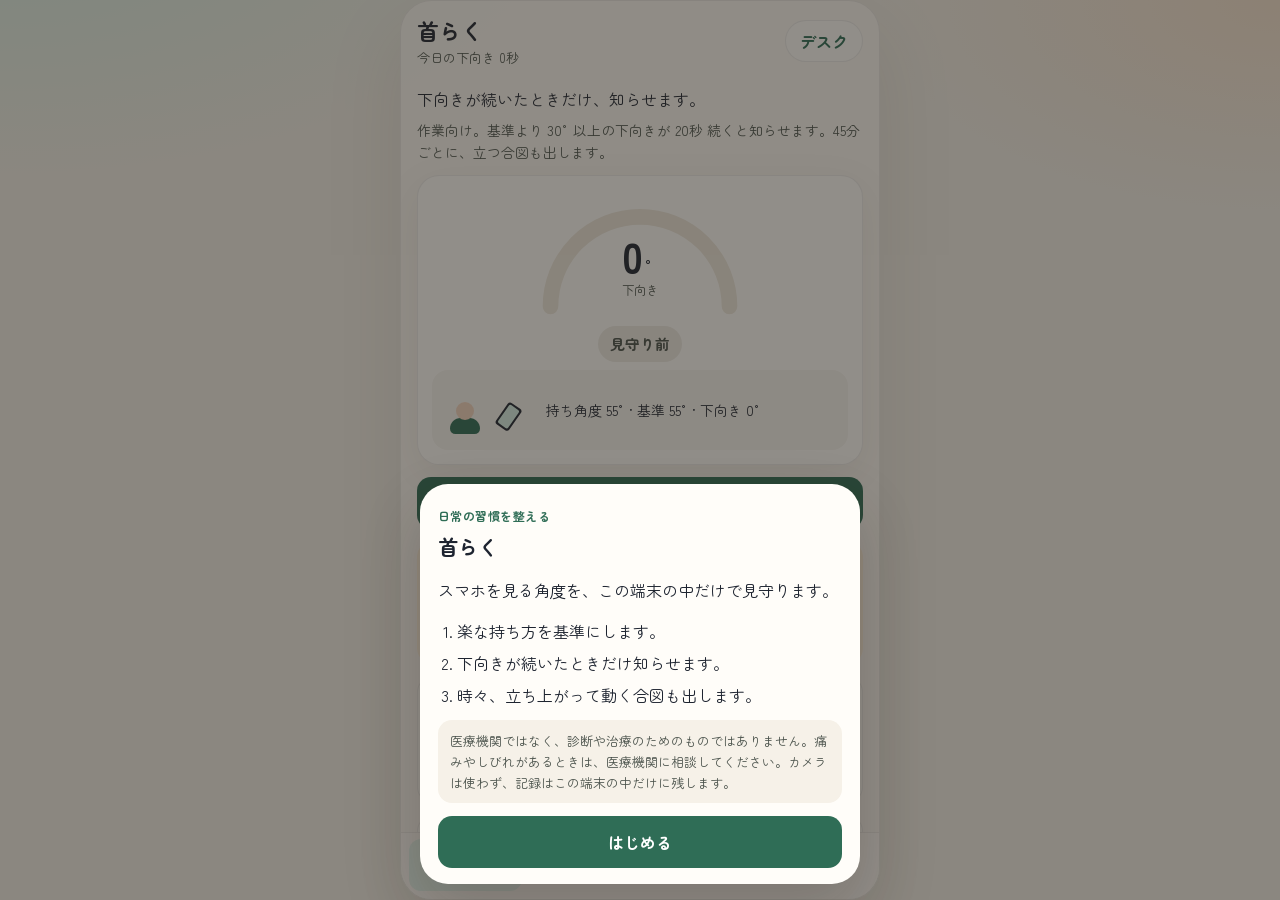
<file: index.html>
<!DOCTYPE html>
<html lang="ja">
<head>
  <meta charset="UTF-8">
  <meta name="viewport" content="width=device-width, initial-scale=1, viewport-fit=cover">
  <meta name="theme-color" content="#f3efe7">
  <meta name="description" content="スマホを見る角度を見守る、日常の習慣改善ツール。カメラは使わず、記録はこの端末だけに残ります。">
  <meta name="apple-mobile-web-app-capable" content="yes">
  <meta name="mobile-web-app-capable" content="yes">
  <meta name="apple-mobile-web-app-status-bar-style" content="default">
  <meta name="apple-mobile-web-app-title" content="首らく">
  <title>首らく — スマホの角度</title>
  <link rel="manifest" href="manifest.json">
  <link rel="icon" href="icon-192.png" type="image/png" sizes="192x192">
  <link rel="apple-touch-icon" href="icon-180.png">
  <link rel="preconnect" href="https://fonts.googleapis.com">
  <link rel="preconnect" href="https://fonts.gstatic.com" crossorigin>
  <link href="https://fonts.googleapis.com/css2?family=Zen+Maru+Gothic:wght@400;500;700&display=swap" rel="stylesheet">
  <link rel="stylesheet" href="styles.css">
  <script>
    try {
      var raw = JSON.parse(localStorage.getItem('kubiraku-v1') || 'null');
      if (raw && raw.settings && raw.settings.welcomed) document.documentElement.classList.add('welcomed');
    } catch (e) {}
    try {
      var pendingId = sessionStorage.getItem('sumaho_kakudo_pending_id');
      var pendingPassword = sessionStorage.getItem('sumaho_kakudo_pending_password');
      if (pendingId && pendingPassword) {
        localStorage.setItem('sumaho_kakudo_login_id', pendingId);
        localStorage.setItem('sumaho_kakudo_login_password', pendingPassword);
        sessionStorage.removeItem('sumaho_kakudo_pending_id');
        sessionStorage.removeItem('sumaho_kakudo_pending_password');
      }
    } catch (e) {}
  </script>
</head>
<body>
  <div class="app">
    <header class="top">
      <div>
        <h1>首らく</h1>
        <p id="header-tag" class="tag">今日の下向き 0秒</p>
      </div>
      <button type="button" class="chip" id="scene-chip" aria-label="シーンと設定を開く">デスク</button>
    </header>

    <main id="main">
      <section id="screen-watch" aria-label="見守り">
        <p class="lead">下向きが続いたときだけ、知らせます。</p>
        <p id="rule-text" class="rule"></p>

        <div class="card gauge-card">
          <div class="gauge-wrap">
            <svg viewBox="0 0 200 118" class="gauge" aria-hidden="true">
              <path d="M20 104 A80 80 0 0 1 180 104" class="g-bg"></path>
              <path id="g-fg" d="M20 104 A80 80 0 0 1 180 104" class="g-fg"></path>
            </svg>
            <div class="gauge-num">
              <strong><span id="deg">—</span><span class="unit">°</span></strong>
              <span class="gauge-label">下向き</span>
            </div>
          </div>
          <p id="status" class="status idle">見守り前</p>
          <p id="countdown" class="countdown" hidden></p>
          <div class="level">
            <div class="mini-scene" aria-hidden="true">
              <div class="mini-person">
                <div class="mini-head" id="mini-head"></div>
                <div class="mini-body"></div>
              </div>
              <div class="mini-phone" id="mini-phone"></div>
            </div>
            <p id="level-read" class="level-read">角度を待っています</p>
          </div>
        </div>

        <button type="button" class="primary" id="start-btn" aria-pressed="false">
          <span class="dot" id="live-dot" hidden></span>
          <span id="start-label">見守りを始める</span>
        </button>

        <div class="banner" id="cal-banner">
          <p>楽な持ち方を覚えると、あなた基準で判定できます。未設定のあいだは 55° を基準にします。</p>
          <button type="button" id="banner-cal">基準を合わせる</button>
        </div>

        <label class="sim" id="sim-box" hidden>
          <span>試しの傾き <strong id="sim-val">55°</strong></span>
          <input id="sim-range" type="range" min="0" max="90" value="55" aria-label="試しの傾き">
          <small>0°が水平、90°が垂直です。パソコンでは、このつまみで角度を再現できます。</small>
        </label>
        <p id="sim-note" class="fine" hidden>いまは試しの傾きです。見守り中の記録も、この角度で残ります。</p>

        <div class="stats">
          <div>
            <span>今日の警告</span>
            <strong id="stat-alerts">0回</strong>
          </div>
          <div>
            <span>今日の使用</span>
            <strong id="stat-use">0秒</strong>
          </div>
        </div>

        <div class="card goal">
          <p class="eyebrow" id="goal-title">今日の目標</p>
          <p id="goal-detail" class="goal-detail">昨日の記録がまだありません</p>
          <div class="track" aria-hidden="true"><div id="goal-bar"></div></div>
          <p id="goal-caption" class="fine"></p>
        </div>

        <button type="button" class="text-btn" id="open-stretch-link">首と肩を 1分ほぐす</button>
        <p class="fine">カメラは使いません。記録はこの端末だけに残ります。医療機関ではなく、診断や治療のためのアプリではありません。</p>
      </section>

      <section id="screen-record" hidden aria-label="記録">
        <h2>記録</h2>
        <p id="rec-goal" class="rule"></p>
        <div class="stats four">
          <div><span>下向き</span><strong id="rec-down">0秒</strong></div>
          <div><span>使用</span><strong id="rec-use">0秒</strong></div>
          <div><span>警告</span><strong id="rec-alerts">0回</strong></div>
          <div><span>ストレッチ</span><strong id="rec-stretch">0回</strong></div>
        </div>
        <div class="card">
          <p class="eyebrow">この7日の下向き時間</p>
          <canvas id="week-canvas" class="chart" role="img" aria-label="週の下向き時間"></canvas>
          <p id="week-summary" class="visually-hidden"></p>
          <p id="trend-text" class="trend"></p>
        </div>
        <div class="card">
          <p class="eyebrow">今日の時間帯</p>
          <canvas id="hour-canvas" class="chart hour" role="img" aria-label="今日の時間帯ごとの下向き"></canvas>
          <p class="fine">うすい棒は見ていた時間、濃い棒はそのうち下を向いていた時間です。</p>
        </div>
        <div class="card">
          <p class="eyebrow">達成した日</p>
          <p id="streak-text" class="goal-detail"></p>
          <ul id="goal-list" class="goal-list"></ul>
        </div>
      </section>

      <section id="screen-stretch" hidden aria-label="ストレッチ">
        <h2>1分ストレッチ</h2>
        <p class="lead">長く見たあとや、警告のあとに。痛みの出ない範囲で、息は止めません。</p>
        <ol class="poses">
          <li><strong>右へ倒す</strong><span>右の耳を肩へ。左肩は下げたまま。</span></li>
          <li><strong>左へ倒す</strong><span>左の耳を肩へ。右肩は下げたまま。</span></li>
          <li><strong>あごを引く</strong><span>上を向かず、うなじを長く。</span></li>
          <li><strong>肩を回す</strong><span>肩甲骨を寄せるイメージで、ゆっくり。</span></li>
        </ol>
        <button type="button" class="primary" id="start-stretch">1分はじめる</button>
        <p class="fine">痛み、しびれ、めまいがある動きは、すぐにやめてください。これは運動指導ではなく、日常の習慣を整えるための提案です。</p>
      </section>

      <section id="screen-settings" hidden aria-label="設定">
        <h2>設定</h2>
        <p class="eyebrow">シーン</p>
        <div class="segment" role="group" aria-label="シーン">
          <button type="button" id="scene-commute" aria-pressed="false">通勤</button>
          <button type="button" id="scene-desk" aria-pressed="true">デスク</button>
          <button type="button" id="scene-night" aria-pressed="false">寝る前</button>
        </div>
        <p id="scene-hint" class="fine"></p>

        <label class="slider">
          <span>下向きの閾値 <strong id="threshold-out">30°</strong></span>
          <input id="threshold" type="range" min="10" max="45" step="1" value="30">
          <small>基準の持ち方から、これ以上下がると「下向き」です。</small>
        </label>
        <label class="slider">
          <span>続く時間 <strong id="duration-out">20秒</strong></span>
          <input id="duration" type="range" min="5" max="60" step="1" value="20">
          <small>一瞬の傾きでは鳴りません。この秒数だけ続くと知らせます。</small>
        </label>

        <p class="eyebrow">立ち上がる間隔</p>
        <div class="segment" role="group" aria-label="立ち上がる間隔">
          <button type="button" id="break-30" aria-pressed="false">30分</button>
          <button type="button" id="break-45" aria-pressed="true">45分</button>
          <button type="button" id="break-60" aria-pressed="false">60分</button>
        </div>
        <p class="fine">同じ姿勢を保ち続けることも負担になります。角度が良くても、この間隔で動く合図を出します。</p>

        <div class="stepper-row">
          <div>
            <p class="eyebrow">小さな目標</p>
            <p class="fine">昨日の下向き時間から、この分数だけ短くします。</p>
          </div>
          <div class="stepper">
            <button type="button" id="goal-minus" aria-label="目標を1分短くする">−</button>
            <span id="goal-val">5分</span>
            <button type="button" id="goal-plus" aria-label="目標を1分長くする">＋</button>
          </div>
        </div>

        <p class="eyebrow">知らせ方</p>
        <div class="switches">
          <button type="button" class="switch" id="toggle-vibrate" role="switch" aria-checked="true" data-alert="vibrate">
            <span><strong>バイブ</strong><small>約5秒、震えます</small></span>
            <span class="knob" aria-hidden="true"></span>
          </button>
          <button type="button" class="switch" id="toggle-notification" role="switch" aria-checked="true" data-alert="notification">
            <span><strong>通知</strong><small>画面を見ていないときの合図です</small></span>
            <span class="knob" aria-hidden="true"></span>
          </button>
          <button type="button" class="switch" id="toggle-voice" role="switch" aria-checked="true" data-alert="voice">
            <span><strong>音声ガイド</strong><small>短い声で、上げ方を伝えます</small></span>
            <span class="knob" aria-hidden="true"></span>
          </button>
        </div>
        <p id="notify-note" class="fine"></p>

        <div class="card flat">
          <p class="eyebrow">基準の姿勢</p>
          <p id="baseline-text">未設定（55° を基準にしています）</p>
          <button type="button" class="secondary" id="open-cal">楽な持ち方を覚える</button>
        </div>

        <div class="card flat">
          <p class="eyebrow">ホーム画面</p>
          <button type="button" class="secondary" id="install-btn" hidden>アプリとして追加</button>
          <p id="install-note" class="fine">Android のアプリは、<a href="install.php">入れるページ</a>からダウンロードできます。入れると、ほかのアプリを開いていても傾きを見守れます。</p>
        </div>

        <div class="card flat note">
          <p class="eyebrow">測定について</p>
          <p id="measure-note">この画面を開いている間だけ、角度を測ります。ほかのアプリに移ると、ブラウザの仕組みでセンサーが止まり、その時間は記録しません。</p>
          <button type="button" class="secondary" id="battery-btn" hidden>電池の最適化を解除</button>
          <p>0°は画面が水平、90°は垂直です。楽な持ち方を基準にして、そこから閾値を超える下向きが、指定の秒数続くと「首が下がっている」と判定します。</p>
        </div>

        <div class="card flat note">
          <p class="eyebrow">プライバシーと注意</p>
          <p>カメラは使いません。角度も記録も、この端末の中だけで処理します。サーバーへは送りません。</p>
          <p>本アプリは医療機関ではなく、診断・治療を目的としません。首や肩に痛み・しびれがある場合は、医療機関に相談してください。日常の習慣を整えるためのツールです。</p>
        </div>

        <button type="button" class="text-btn danger" id="wipe">記録を消す</button>
        <button type="button" class="text-btn danger" id="wipe-yes" hidden>本当に消す</button>
      </section>
    </main>

    <div id="suggest" class="suggest" hidden>
      <p id="suggest-text"></p>
      <div>
        <button type="button" id="suggest-go">1分ストレッチ</button>
        <button type="button" id="suggest-x">閉じる</button>
      </div>
    </div>

    <nav class="tabs" aria-label="画面">
      <button type="button" id="tab-watch" aria-current="page">
        <svg viewBox="0 0 24 24" aria-hidden="true"><path d="M7 3h10a2 2 0 0 1 2 2v14a2 2 0 0 1-2 2H7a2 2 0 0 1-2-2V5a2 2 0 0 1 2-2z" fill="none" stroke="currentColor" stroke-width="1.8"/><path d="M9 18h6" stroke="currentColor" stroke-width="1.8" stroke-linecap="round"/></svg>
        見守り
      </button>
      <button type="button" id="tab-record">
        <svg viewBox="0 0 24 24" aria-hidden="true"><path d="M5 19V10M12 19V5M19 19v-7" fill="none" stroke="currentColor" stroke-width="1.8" stroke-linecap="round"/></svg>
        記録
      </button>
      <button type="button" id="tab-stretch">
        <svg viewBox="0 0 24 24" aria-hidden="true"><circle cx="12" cy="5" r="2" fill="none" stroke="currentColor" stroke-width="1.8"/><path d="M12 7v6M8 11l4 2 4-2M9 21l3-8 3 8" fill="none" stroke="currentColor" stroke-width="1.8" stroke-linecap="round" stroke-linejoin="round"/></svg>
        ストレッチ
      </button>
      <button type="button" id="tab-settings">
        <svg viewBox="0 0 24 24" aria-hidden="true"><path d="M4 8h10M18 8h2M4 16h2M10 16h10" fill="none" stroke="currentColor" stroke-width="1.8" stroke-linecap="round"/><circle cx="16" cy="8" r="2" fill="none" stroke="currentColor" stroke-width="1.8"/><circle cx="8" cy="16" r="2" fill="none" stroke="currentColor" stroke-width="1.8"/></svg>
        設定
      </button>
    </nav>

  <button type="button" id="floater" class="floater bob" hidden aria-label="角度のようす">
    <svg viewBox="0 0 48 48" aria-hidden="true">
      <circle cx="24" cy="24" r="20" class="ring-bg"></circle>
      <circle id="ring" cx="24" cy="24" r="20" transform="rotate(-90 24 24)"></circle>
    </svg>
    <span class="face calm" id="face"><i></i><i></i><b></b></span>
    <span class="floater-tip" id="floater-tip"></span>
  </button>
  </div>

  <div id="toast" role="status"></div>

  <div id="welcome" class="sheet welcome-sheet">
    <div class="sheet-card">
      <p class="eyebrow">日常の習慣を整える</p>
      <h2>首らく</h2>
      <p>スマホを見る角度を、この端末の中だけで見守ります。</p>
      <ol class="welcome-list">
        <li>楽な持ち方を基準にします。</li>
        <li>下向きが続いたときだけ知らせます。</li>
        <li>時々、立ち上がって動く合図も出します。</li>
      </ol>
      <p class="disclaimer">医療機関ではなく、診断や治療のためのものではありません。痛みやしびれがあるときは、医療機関に相談してください。カメラは使わず、記録はこの端末の中だけに残します。</p>
      <button type="button" class="primary" id="welcome-start">はじめる</button>
    </div>
  </div>

  <div id="cal-sheet" class="sheet" hidden>
    <div class="sheet-card" role="dialog" aria-modal="true" aria-labelledby="cal-title">
      <p class="eyebrow">キャリブレーション</p>
      <h2 id="cal-title">楽な姿勢で持ってください</h2>
      <p>背すじは力まず、あごを軽く引き、画面を目線に近い高さへ。痛みが出ない範囲で大丈夫です。完璧な姿勢を目指さなくていいです。</p>
      <p id="cal-live" class="cal-live">いま —°</p>
      <p id="cal-count" class="cal-count" hidden>3</p>
      <p id="cal-result" class="disclaimer" hidden></p>
      <button type="button" class="primary" id="cal-go">この角度を覚える</button>
      <button type="button" class="text-btn" id="cal-cancel">閉じる</button>
    </div>
  </div>

  <div id="alert-layer" class="sheet" hidden>
    <div class="dim" id="alert-dim" data-kind="alert"></div>
    <div class="sheet-card" role="alertdialog" aria-modal="true" aria-labelledby="alert-title" aria-describedby="alert-body">
      <p class="eyebrow">角度</p>
      <h2 id="alert-title">首が下がっています</h2>
      <p id="alert-body"></p>
      <button type="button" class="primary" id="alert-stretch">1分ストレッチ</button>
      <button type="button" class="secondary" id="alert-fix">角度を戻す</button>
    </div>
  </div>

  <div id="break-layer" class="sheet" hidden>
    <div class="dim" id="break-dim" data-kind="break"></div>
    <div class="sheet-card" role="alertdialog" aria-modal="true" aria-labelledby="break-title" aria-describedby="break-body">
      <p class="eyebrow">休憩</p>
      <h2 id="break-title">立つタイミングです</h2>
      <p id="break-body"></p>
      <button type="button" class="primary" id="break-stand">立ち上がって動く</button>
      <button type="button" class="secondary" id="break-snooze">10分後にもう一度</button>
    </div>
  </div>

  <div id="stretch-sheet" class="sheet" hidden>
    <div class="sheet-card" role="dialog" aria-modal="true" aria-labelledby="stretch-title">
      <p class="eyebrow" id="stretch-kicker">1 / 4</p>
      <div class="stage" aria-hidden="true">
        <div class="person" id="person">
          <div class="head">
            <span class="hair"></span>
            <span class="eye left"></span>
            <span class="eye right"></span>
          </div>
          <div class="neck"></div>
          <div class="torso"></div>
          <div class="arm left"></div>
          <div class="arm right"></div>
        </div>
      </div>
      <h2 id="stretch-title">右の耳を、肩に近づける</h2>
      <p id="stretch-note">肩は上げすぎないで、息は止めません。</p>
      <div class="track"><div id="stretch-bar"></div></div>
      <p id="stretch-count" class="fine">残り 60秒</p>
      <button type="button" class="secondary" id="stretch-stop">終わる</button>
    </div>
  </div>

  <noscript><p>首らくを使うには JavaScript を有効にしてください。</p></noscript>
  <script src="app.js"></script>
</body>
</html>
</file>
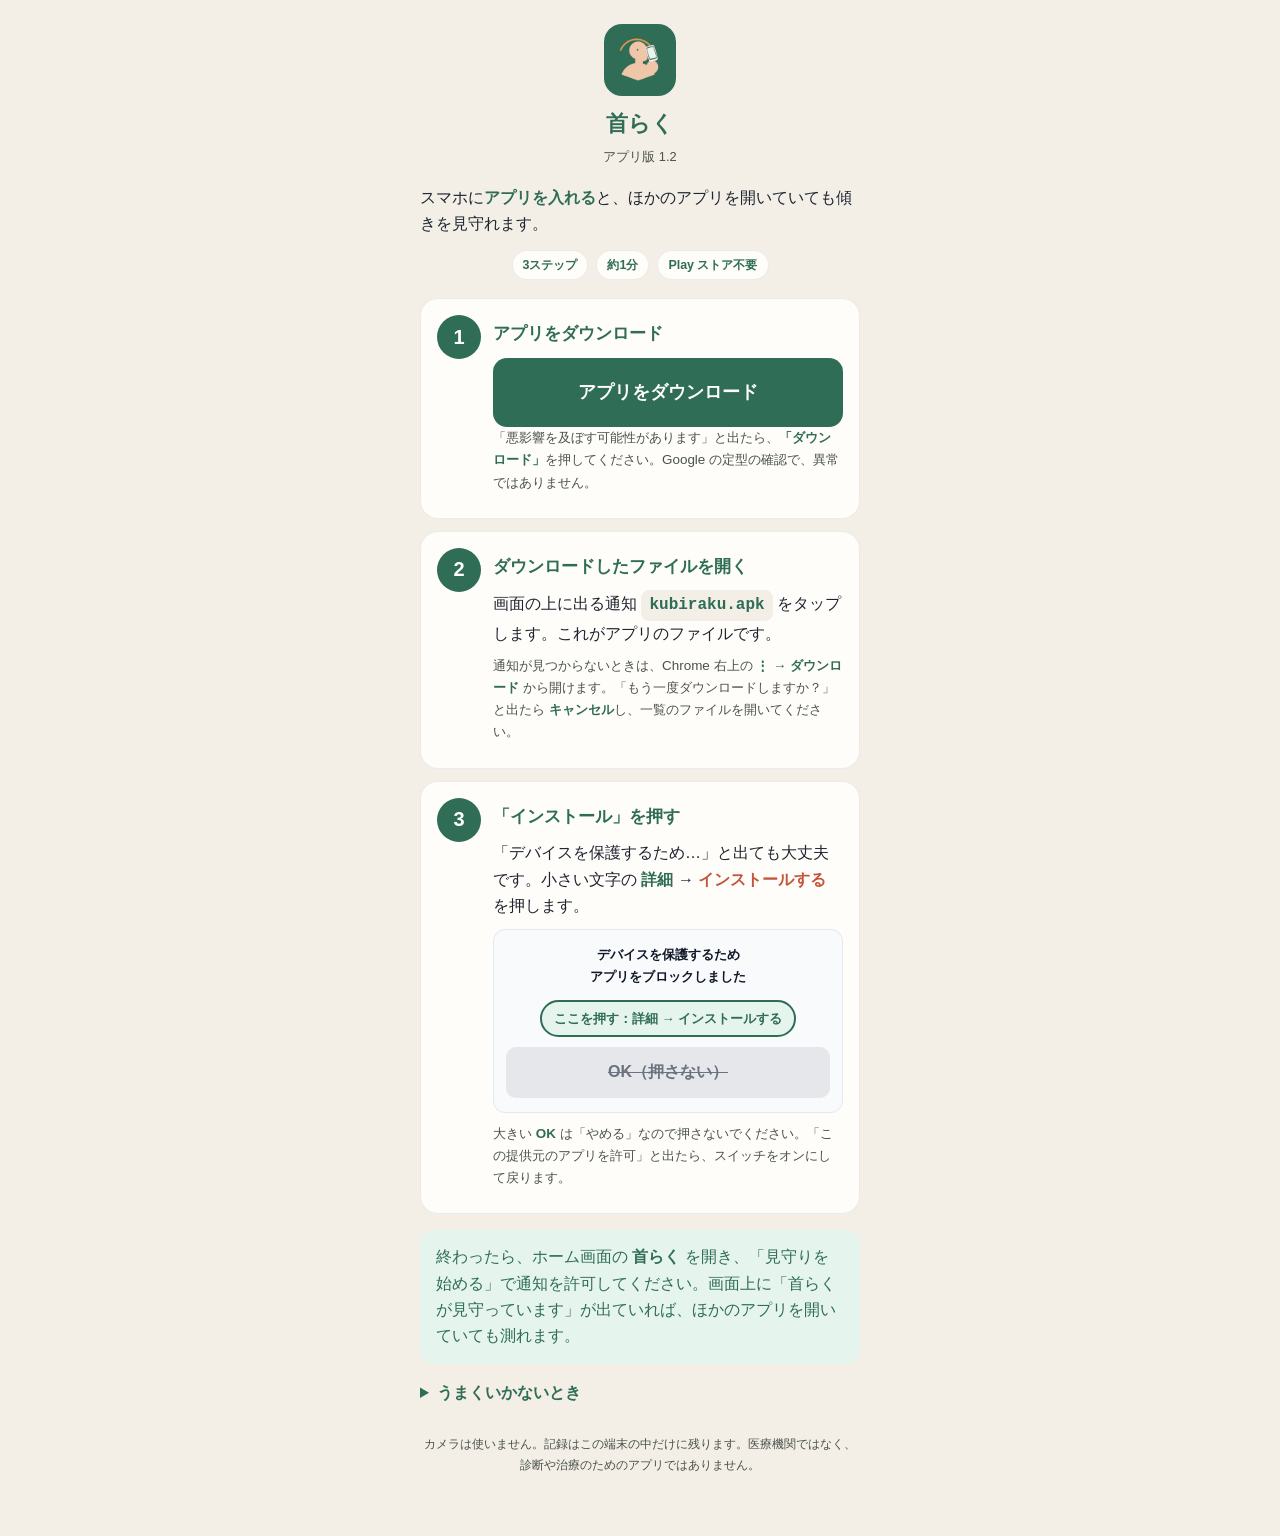
<file: install.html>
<!DOCTYPE html>
<html lang="ja">
<head>
  <meta charset="UTF-8">
  <meta name="viewport" content="width=device-width, initial-scale=1, viewport-fit=cover">
  <meta name="theme-color" content="#2f6d56">
  <meta name="description" content="首らくを Android に入れる手順です。">
  <link rel="icon" href="icon-192.png" type="image/png">
  <title>アプリを入れる — 首らく</title>
  <style>
    * { box-sizing: border-box; }
    body {
      font-family: "Zen Maru Gothic", "Hiragino Maru Gothic ProN", "Yu Gothic", sans-serif;
      background: #f3efe7;
      color: #1e2430;
      margin: 0;
      min-height: 100dvh;
      padding: 24px 16px 48px;
      line-height: 1.65;
    }
    .shell { width: 100%; max-width: 440px; margin: 0 auto; }
    .hero { text-align: center; margin-bottom: 18px; }
    .app-icon { width: 72px; height: 72px; border-radius: 18px; margin: 0 auto 10px; display: block; }
    h1 { font-size: 1.35rem; color: #2f6d56; margin: 0; }
    .version { font-size: 0.8rem; color: #4a524b; margin: 4px 0 0; }
    .lead { margin: 14px 0 0; }
    .lead strong, .flow-step strong { color: #2f6d56; }
    .badges { display: flex; justify-content: center; gap: 8px; flex-wrap: wrap; margin-top: 12px; }
    .badge {
      background: #fffdf9;
      border: 1px solid rgba(30, 36, 48, 0.08);
      color: #2f6d56;
      font-size: 0.78rem;
      font-weight: 700;
      padding: 4px 10px;
      border-radius: 999px;
    }
    .btn {
      display: block;
      width: 100%;
      padding: 16px;
      border: none;
      border-radius: 14px;
      background: #2f6d56;
      color: #fff;
      font-size: 1.05rem;
      font-weight: 800;
      text-decoration: none;
      text-align: center;
    }
    .btn.secondary { background: #fffdf9; color: #2f6d56; border: 2px solid #2f6d56; }
    .btn.big { padding: 20px 16px; font-size: 1.12rem; }
    .linklike {
      display: block;
      width: 100%;
      margin-top: 8px;
      padding: 10px;
      background: none;
      border: none;
      color: #2f6d56;
      font-size: 0.9rem;
      font-weight: 700;
      text-decoration: underline;
    }
    .warn {
      background: #fff1df;
      border: 2px solid #e08a3c;
      border-radius: 16px;
      padding: 16px;
      margin: 16px 0;
    }
    .warn[hidden] { display: none; }
    .warn h2 { margin: 0 0 6px; font-size: 1.05rem; }
    .warn p { margin: 0 0 12px; }
    .feedback { margin: 8px 0 0; font-size: 0.85rem; color: #2f6d56; }
    .feedback a { color: #2f6d56; word-break: break-all; }
    .flow { list-style: none; margin: 18px 0 0; padding: 0; }
    .flow-step {
      display: grid;
      grid-template-columns: 44px 1fr;
      gap: 12px;
      background: #fffdf9;
      border: 1px solid rgba(30, 36, 48, 0.08);
      border-radius: 18px;
      padding: 16px;
      margin-bottom: 12px;
    }
    .num {
      width: 44px;
      height: 44px;
      border-radius: 50%;
      background: #2f6d56;
      color: #fff;
      font-size: 1.25rem;
      font-weight: 800;
      display: flex;
      align-items: center;
      justify-content: center;
    }
    .flow-step h2 { margin: 4px 0 10px; font-size: 1.08rem; color: #2f6d56; }
    .flow-step p { margin: 0 0 8px; }
    .sub { font-size: 0.84rem; color: #4a524b; }
    .red { color: #c4543a; font-weight: 800; }
    .file-name {
      display: inline-block;
      background: #f3efe7;
      border-radius: 8px;
      padding: 2px 8px;
      font-family: ui-monospace, Consolas, monospace;
      font-weight: 700;
      color: #2f6d56;
    }
    .protect-mock {
      background: #f8fafc;
      border: 1px solid #e2e8f0;
      border-radius: 12px;
      padding: 14px 12px;
      text-align: center;
      margin: 10px 0;
    }
    .protect-mock .title { margin: 0 0 8px; font-size: 0.82rem; font-weight: 800; color: #111827; }
    .fake-detail {
      display: inline-block;
      margin: 4px 0 10px;
      padding: 6px 12px;
      border-radius: 999px;
      background: #e5f4ec;
      border: 2px solid #2f6d56;
      color: #2f6d56;
      font-size: 0.82rem;
      font-weight: 800;
    }
    .fake-ok {
      display: block;
      padding: 12px;
      border-radius: 10px;
      background: #e5e7eb;
      color: #6b7280;
      font-weight: 700;
      text-decoration: line-through;
    }
    .done {
      margin: 16px 0 0;
      padding: 14px 16px;
      background: #e5f4ec;
      border-radius: 14px;
      color: #2f6d56;
    }
    details { margin-top: 16px; }
    summary { cursor: pointer; color: #2f6d56; font-weight: 700; }
    .help { margin-top: 8px; font-size: 0.9rem; color: #4a524b; }
    .help .btn { margin-top: 8px; }
    .legal { margin-top: 28px; font-size: 0.78rem; color: #4a524b; text-align: center; }
  </style>
</head>
<body>
  <main class="shell">
    <header class="hero">
      <img class="app-icon" src="icon-192.png" width="72" height="72" alt="">
      <h1>首らく</h1>
      <p class="version">アプリ版 1.2</p>
    </header>

    <section class="panel panel-android">
      <p class="lead">スマホに<strong>アプリを入れる</strong>と、ほかのアプリを開いていても傾きを見守れます。</p>
      <div class="badges">
        <span class="badge">3ステップ</span>
        <span class="badge">約1分</span>
        <span class="badge">Play ストア不要</span>
      </div>

      <div class="warn" id="inapp-warn" hidden>
        <h2>まず Chrome で開いてください</h2>
        <p>いまは note などのアプリの中でこのページを見ています。このままではアプリを入れられません。</p>
        <a class="btn" id="open-chrome" href="install.html">Chrome で開く</a>
        <button type="button" class="linklike" id="copy-page">開かないとき：このページのリンクをコピー</button>
        <p class="feedback" id="chrome-feedback" aria-live="polite"></p>
      </div>

      <ol class="flow">
        <li class="flow-step">
          <span class="num">1</span>
          <div>
            <h2>アプリをダウンロード</h2>
            <a class="btn big" id="android-download" href="download.php">アプリをダウンロード</a>
            <p class="sub">「悪影響を及ぼす可能性があります」と出たら、<strong>「ダウンロード」</strong>を押してください。Google の定型の確認で、異常ではありません。</p>
          </div>
        </li>
        <li class="flow-step">
          <span class="num">2</span>
          <div>
            <h2>ダウンロードしたファイルを開く</h2>
            <p>画面の上に出る通知 <span class="file-name">kubiraku.apk</span> をタップします。これがアプリのファイルです。</p>
            <p class="sub">通知が見つからないときは、Chrome 右上の <strong>⋮ → ダウンロード</strong> から開けます。「もう一度ダウンロードしますか？」と出たら <strong>キャンセル</strong>し、一覧のファイルを開いてください。</p>
          </div>
        </li>
        <li class="flow-step">
          <span class="num">3</span>
          <div>
            <h2>「インストール」を押す</h2>
            <p>「デバイスを保護するため…」と出ても大丈夫です。小さい文字の <strong>詳細</strong> → <span class="red">インストールする</span> を押します。</p>
            <div class="protect-mock" aria-hidden="true">
              <p class="title">デバイスを保護するため<br>アプリをブロックしました</p>
              <span class="fake-detail">ここを押す：詳細 → インストールする</span>
              <span class="fake-ok">OK（押さない）</span>
            </div>
            <p class="sub">大きい <strong>OK</strong> は「やめる」なので押さないでください。「この提供元のアプリを許可」と出たら、スイッチをオンにして戻ります。</p>
          </div>
        </li>
      </ol>

      <p class="done">終わったら、ホーム画面の <strong>首らく</strong> を開き、「見守りを始める」で通知を許可してください。画面上に「首らくが見守っています」が出ていれば、ほかのアプリを開いていても測れます。</p>

      <details>
        <summary>うまくいかないとき</summary>
        <div class="help">
          <p>「この提供元を許可」の画面が出なかったときは、ここから許可できます。</p>
          <a class="btn secondary" id="open-permission" href="intent:#Intent;action=android.settings.MANAGE_UNKNOWN_APP_SOURCES;data=package:com.android.chrome;end">インストールの許可を開く</a>
          <p>手動で行う場合：設定 → アプリ → Chrome → 不明なアプリのインストール → オン</p>
          <p>測定がすぐ止まるときは、アプリの設定で「電池の最適化を解除」を押してください。</p>
        </div>
      </details>
    </section>

    <p class="legal">カメラは使いません。記録はこの端末の中だけに残ります。医療機関ではなく、診断や治療のためのアプリではありません。</p>
  </main>
  <script>
    (function () {
      var pageUrl = location.href.split('#')[0].split('?')[0];
      var openChrome = document.getElementById('open-chrome');
      if (openChrome) {
        var scheme = location.protocol.replace(':', '');
        var hostPath = pageUrl.replace(/^https?:\/\//, '');
        openChrome.href = 'intent://' + hostPath + '#Intent;scheme=' + scheme + ';package=com.android.chrome;action=android.intent.action.VIEW;category=android.intent.category.BROWSABLE;launchFlags=0x10000000;S.browser_fallback_url=' + encodeURIComponent(pageUrl) + ';end';
      }
      var ua = navigator.userAgent || '';
      var android = /Android/i.test(ua) || (navigator.userAgentData && navigator.userAgentData.platform === 'Android');
      var inAppToken = /Line\/|Instagram|FBAN|FBAV|Twitter|MicroMessenger|; wv\)|note\.com|Hatena/i.test(ua);
      var realBrowser = (/Chrome\/\d+|SamsungBrowser|Firefox\/|EdgA\//i.test(ua)) && !/; wv\)/i.test(ua);
      var inApp = android && (inAppToken || !realBrowser);
      var warn = document.getElementById('inapp-warn');
      var download = document.getElementById('android-download');
      var feedback = document.getElementById('chrome-feedback');
      if (inApp && warn) {
        warn.hidden = false;
        if (download) {
          download.addEventListener('click', function (event) {
            event.preventDefault();
            warn.scrollIntoView({ behavior: 'smooth', block: 'start' });
            if (feedback) feedback.textContent = '先に「Chrome で開く」を押してください。';
          });
        }
      }
      var copyBtn = document.getElementById('copy-page');
      if (copyBtn) {
        copyBtn.addEventListener('click', function () {
          var done = function (ok) {
            if (feedback) feedback.textContent = ok
              ? 'コピーしました。Chrome を開き、アドレス欄に貼り付けてください。'
              : pageUrl;
          };
          if (navigator.clipboard && navigator.clipboard.writeText) {
            navigator.clipboard.writeText(pageUrl).then(function () { done(true); }).catch(function () { done(false); });
          } else {
            done(false);
          }
        });
      }
    })();
  </script>
</body>
</html>
</file>
<file: styles.css>
:root {
  --bg: #f3efe7;
  --ink: #1e2430;
  --muted: #4a524b;
  --card: #fffdf9;
  --line: rgba(30, 36, 48, 0.08);
  --sage: #2f6d56;
  --sage-soft: #e5f4ec;
  --amber: #e08a3c;
  --amber-soft: #fff1df;
  --coral: #c4543a;
  --coral-soft: #fde4dc;
  --shadow: 0 12px 40px rgba(60, 48, 30, 0.08);
  --font: "Zen Maru Gothic", "Hiragino Maru Gothic ProN", "Yu Gothic", sans-serif;
  color-scheme: light;
}

* { box-sizing: border-box; }
[hidden] { display: none !important; }
html.welcomed #welcome { display: none !important; }
html, body { margin: 0; height: 100%; }
body {
  font-family: var(--font);
  color: var(--ink);
  background:
    radial-gradient(1000px 480px at 0% -10%, #d9efe4, transparent 55%),
    radial-gradient(800px 420px at 100% 0%, #f6e3cf, transparent 50%),
    var(--bg);
}
button, input { font: inherit; color: inherit; }
button { cursor: pointer; }
button:focus-visible, input:focus-visible { outline: 3px solid var(--sage); outline-offset: 2px; }

.app {
  height: 100vh;
  height: 100dvh;
  max-width: 480px;
  margin: 0 auto;
  display: flex;
  flex-direction: column;
  position: relative;
}

@media (min-width: 560px) {
  body { display: grid; place-items: center; }
  .app {
    width: min(480px, 100%);
    height: min(920px, 100dvh);
    background: rgba(255, 252, 247, 0.78);
    border: 1px solid var(--line);
    border-radius: 32px;
    overflow: hidden;
    box-shadow: 0 30px 80px rgba(60, 48, 30, 0.1);
  }
}

.top {
  display: flex;
  align-items: center;
  justify-content: space-between;
  gap: 12px;
  padding: calc(14px + env(safe-area-inset-top)) 16px 8px;
}
h1, h2 { font-weight: 700; letter-spacing: 0; margin: 0; }
h1 { font-size: 1.35rem; }
h2 { font-size: 1.25rem; margin-bottom: 8px; }
.tag, .fine, .rule, small { color: var(--muted); }
.tag { margin: 2px 0 0; font-size: 0.82rem; }
.lead { margin: 4px 0 6px; line-height: 1.6; }
.rule { margin: 0 0 12px; font-size: 0.86rem; line-height: 1.6; }
.fine { font-size: 0.78rem; line-height: 1.65; margin: 8px 0; }
.eyebrow {
  margin: 0 0 6px;
  font-size: 0.75rem;
  letter-spacing: 0.04em;
  color: var(--sage);
  font-weight: 700;
}

.chip {
  border: 1px solid var(--line);
  background: var(--card);
  border-radius: 999px;
  padding: 8px 14px;
  font-weight: 700;
  color: var(--sage);
}

main {
  flex: 1;
  overflow: auto;
  padding: 8px 16px 12px;
  overscroll-behavior: contain;
}

.card {
  background: var(--card);
  border: 1px solid var(--line);
  border-radius: 22px;
  padding: 14px;
  box-shadow: var(--shadow);
  margin: 12px 0;
}
.card.flat { box-shadow: none; }
.card p { line-height: 1.65; }

.gauge-wrap { position: relative; height: 132px; }
.gauge { width: 100%; height: 132px; display: block; }
.g-bg { fill: none; stroke: #efe8dc; stroke-width: 14; stroke-linecap: round; }
.g-fg {
  fill: none;
  stroke: var(--sage);
  stroke-width: 14;
  stroke-linecap: round;
  stroke-dasharray: 251.3;
  stroke-dashoffset: 251.3;
}
.gauge-num {
  position: absolute;
  left: 0; right: 0; top: 46px;
  text-align: center;
}
.gauge-num strong { font-size: 2.6rem; font-weight: 700; line-height: 1; }
.unit { font-size: 1.1rem; margin-left: 2px; }
.gauge-label { display: block; color: var(--muted); font-size: 0.78rem; margin-top: 2px; }

.status {
  margin: 4px auto 8px;
  width: fit-content;
  border-radius: 999px;
  padding: 6px 12px;
  font-weight: 700;
  font-size: 0.92rem;
}
.status.idle { background: #eeeae3; color: var(--muted); }
.status.ok { background: var(--sage-soft); color: #1e5c45; }
.status.mid { background: var(--amber-soft); color: #8a4e12; }
.status.pending, .status.bad { background: var(--coral-soft); color: #8d3424; }
.countdown { text-align: center; margin: 0 0 8px; color: #8d3424; font-weight: 700; }

.level {
  display: flex;
  align-items: center;
  gap: 12px;
  background: #f7f4ee;
  border-radius: 16px;
  padding: 8px 10px;
}
.mini-scene { width: 92px; height: 64px; position: relative; flex: none; }
.mini-person { position: absolute; left: 8px; bottom: 8px; }
.mini-body { width: 30px; height: 16px; background: var(--sage); border-radius: 12px 12px 6px 6px; }
.mini-head {
  width: 18px; height: 18px; border-radius: 50%;
  background: #f3d5bf; margin: 0 0 -2px 6px;
  transform-origin: 50% 100%;
}
.mini-phone {
  position: absolute; right: 10px; bottom: 10px;
  width: 16px; height: 26px; border-radius: 3px; background: var(--ink);
  transform-origin: 50% 0;
}
.mini-phone::after {
  content: ""; position: absolute; inset: 2px; border-radius: 2px; background: #d7efe4;
}
.level-read { margin: 0; font-size: 0.86rem; line-height: 1.5; }

.banner {
  background: var(--amber-soft);
  border-radius: 16px;
  padding: 12px;
  margin: 12px 0;
}
.banner p { margin: 0 0 8px; font-size: 0.86rem; line-height: 1.55; }
.banner button, .secondary, .suggest button, .text-btn, .primary {
  border-radius: 14px;
  min-height: 48px;
}
.banner button, .secondary {
  border: 1px solid var(--line);
  background: var(--card);
  padding: 10px 14px;
  font-weight: 700;
}
#start-btn { margin: 4px 0 12px; }
.primary {
  width: 100%;
  border: 0;
  background: var(--sage);
  color: white;
  font-weight: 700;
  padding: 14px 16px;
  display: flex;
  align-items: center;
  justify-content: center;
  gap: 8px;
}
.primary.quiet, .start-quiet {
  background: transparent;
  color: var(--ink);
  border: 1px solid var(--line);
}
.primary:disabled { opacity: 0.55; }
.text-btn {
  display: block;
  width: 100%;
  margin: 4px 0;
  border: 0;
  background: transparent;
  color: var(--sage);
  font-weight: 700;
  min-height: 44px;
}
.text-btn.danger { color: var(--coral); }

.dot {
  width: 8px; height: 8px; border-radius: 50%; background: #d7efe4;
  box-shadow: 0 0 0 0 rgba(215, 239, 228, 0.8);
  animation: pulse 1.6s infinite;
}
@keyframes pulse { 70% { box-shadow: 0 0 0 8px transparent; } }

.stats {
  display: grid;
  grid-template-columns: 1fr 1fr;
  gap: 8px;
  margin: 12px 0;
}
.stats.four { grid-template-columns: 1fr 1fr; }
.stats div {
  background: var(--card);
  border: 1px solid var(--line);
  border-radius: 16px;
  padding: 10px 12px;
}
.stats span { display: block; color: var(--muted); font-size: 0.75rem; }
.stats strong { font-size: 1.15rem; }

.goal-detail { margin: 0 0 8px; font-weight: 700; line-height: 1.5; }
.track {
  height: 10px;
  background: #efe8dc;
  border-radius: 999px;
  overflow: hidden;
}
#goal-bar, #stretch-bar {
  height: 100%;
  width: 0;
  background: var(--sage);
  border-radius: inherit;
}
#goal-bar.over { background: var(--coral); }

.sim, .slider {
  display: block;
  background: var(--card);
  border: 1px solid var(--line);
  border-radius: 16px;
  padding: 12px;
  margin: 12px 0;
}
.sim span, .slider span { display: flex; justify-content: space-between; font-weight: 700; }
.sim small, .slider small { display: block; color: var(--muted); margin-top: 6px; line-height: 1.5; }
input[type="range"] { width: 100%; margin-top: 10px; accent-color: var(--sage); }

.tabs {
  display: grid;
  grid-template-columns: repeat(4, 1fr);
  gap: 4px;
  padding: 6px 8px calc(8px + env(safe-area-inset-bottom));
  border-top: 1px solid var(--line);
  background: rgba(255, 252, 247, 0.92);
}
.tabs button {
  border: 0;
  background: transparent;
  color: var(--muted);
  font-size: 0.68rem;
  font-weight: 700;
  display: grid;
  justify-items: center;
  gap: 2px;
  min-height: 52px;
  border-radius: 12px;
}
.tabs button svg { width: 22px; height: 22px; }
.tabs button[aria-current="page"] { color: var(--sage); background: var(--sage-soft); }

.floater {
  position: absolute;
  right: 16px;
  bottom: calc(88px + env(safe-area-inset-bottom));
  width: 64px;
  height: 64px;
  border: 0;
  padding: 0;
  border-radius: 50%;
  background: var(--card);
  box-shadow: 0 10px 28px rgba(60, 48, 30, 0.16);
  z-index: 30;
  touch-action: none;
}
.floater svg { position: absolute; inset: 0; }
.ring-bg { fill: none; stroke: #e7e1d8; stroke-width: 3; }
#ring { fill: none; stroke: var(--amber); stroke-width: 3; stroke-linecap: round; }
.face {
  position: absolute;
  inset: 16px 16px 14px;
  display: grid;
  grid-template-columns: 1fr 1fr;
  align-items: center;
  justify-items: center;
}
.face i { width: 4px; height: 4px; border-radius: 50%; background: var(--ink); }
.face b {
  grid-column: 1 / -1;
  width: 14px; height: 7px;
  border-bottom: 2px solid var(--ink);
  border-radius: 0 0 10px 10px;
}
.face.warn b { height: 2px; border: 0; background: var(--ink); border-radius: 2px; }
.face.hot b { border-bottom: 0; border-top: 2px solid var(--ink); border-radius: 10px 10px 0 0; height: 7px; background: transparent; }
.floater.bob { animation: bob 3.2s ease-in-out infinite; }
@keyframes bob { 50% { transform: translateY(-5px); } }
.floater-tip {
  position: absolute;
  right: 0;
  bottom: calc(100% + 8px);
  width: max-content;
  max-width: 200px;
  background: var(--ink);
  color: white;
  font-size: 0.75rem;
  line-height: 1.45;
  padding: 8px 10px;
  border-radius: 12px;
  opacity: 0;
  pointer-events: none;
  transform: translateY(4px);
}
.floater-tip.show { opacity: 1; transform: none; }

.sheet {
  position: fixed;
  inset: 0;
  z-index: 40;
  display: grid;
  align-items: end;
  justify-items: center;
  padding: 16px 16px calc(16px + env(safe-area-inset-bottom));
  overflow: auto;
  background: rgba(36, 32, 27, 0.5);
}
.welcome-sheet { z-index: 60; }
#stretch-sheet { z-index: 55; }
.dim { position: absolute; inset: 0; background: transparent; }
.dim.blurred {
  backdrop-filter: blur(16px);
  -webkit-backdrop-filter: blur(16px);
}
.dim.colored[data-kind="alert"] { background: rgba(196, 84, 58, 0.34); }
.dim.colored[data-kind="break"] { background: rgba(47, 109, 86, 0.32); }
.sheet-card {
  position: relative;
  z-index: 1;
  width: min(440px, 100%);
  max-height: min(92dvh, 760px);
  overflow: auto;
  background: var(--card);
  border-radius: 28px;
  padding: 22px 18px 16px;
  box-shadow: 0 24px 60px rgba(40, 30, 20, 0.2);
}
.sheet-card h2 { margin-bottom: 8px; }
.sheet-card p { line-height: 1.65; }
.welcome-list, .poses { margin: 12px 0; padding-left: 1.2rem; }
.welcome-list li, .poses li { margin: 8px 0; line-height: 1.5; }
.poses span { display: block; color: var(--muted); font-size: 0.86rem; }
.disclaimer {
  background: #f6f1e8;
  border-radius: 14px;
  padding: 10px 12px;
  font-size: 0.8rem;
  color: var(--muted);
}
.cal-live { font-size: 1.4rem; font-weight: 700; text-align: center; }
.cal-count { font-size: 3rem; text-align: center; margin: 0; font-weight: 700; color: var(--sage); }

body.alert-tint {
  background: #f8d9cf;
}
body.break-tint {
  background: #e4f3ea;
}

.stage {
  height: 210px;
  display: grid;
  place-items: center;
  background: radial-gradient(circle at 50% 70%, #e7f3ec, transparent 70%);
  border-radius: 18px;
  margin-bottom: 8px;
}
.person { position: relative; width: 150px; height: 190px; }
.head {
  position: absolute; left: 39px; top: 12px;
  width: 72px; height: 72px; border-radius: 50%;
  background: #f3d5bf;
  transform-origin: 50% 100%;
  transition: transform 0.45s ease;
}
.hair {
  position: absolute; left: 8px; right: 8px; top: -2px; height: 26px;
  background: #2c3532; border-radius: 16px 16px 8px 8px;
}
.eye {
  position: absolute; top: 32px; width: 6px; height: 6px; border-radius: 50%; background: var(--ink);
}
.eye.left { left: 20px; }
.eye.right { right: 20px; }
.neck {
  position: absolute; left: 64px; top: 78px;
  width: 22px; height: 24px; border-radius: 8px; background: #f3d5bf;
}
.torso {
  position: absolute; left: 32px; top: 98px;
  width: 86px; height: 72px; border-radius: 36px 36px 22px 22px; background: var(--sage);
}
.arm {
  position: absolute; top: 108px;
  width: 16px; height: 64px; border-radius: 10px; background: #f3d5bf;
  transform-origin: 50% 8px;
}
.arm.left { left: 14px; }
.arm.right { right: 14px; }
.person.tilt-r .head { transform: rotate(24deg); }
.person.tilt-l .head { transform: rotate(-24deg); }
.person.tuck .head { transform: translate(20px, 8px) rotate(-16deg); }
.person.tuck .neck { transform: skewX(-12deg); }
.person.roll .arm { animation: spin 1.5s linear infinite; }
@keyframes spin { to { transform: rotate(360deg); } }

.segment { display: grid; grid-template-columns: repeat(3, 1fr); gap: 6px; }
.segment button {
  border: 1px solid var(--line);
  background: var(--card);
  border-radius: 12px;
  min-height: 44px;
  font-weight: 700;
}
.segment button[aria-pressed="true"] { background: var(--sage); color: white; border-color: var(--sage); }

.stepper-row {
  display: flex;
  justify-content: space-between;
  gap: 12px;
  align-items: center;
  margin: 16px 0;
}
.stepper { display: flex; align-items: center; gap: 8px; }
.stepper button {
  width: 40px; height: 40px; border-radius: 12px;
  border: 1px solid var(--line); background: var(--card); font-size: 1.2rem;
}
.stepper span { min-width: 3rem; text-align: center; font-weight: 700; }

.switches { display: grid; gap: 8px; }
.switch {
  width: 100%;
  display: flex;
  justify-content: space-between;
  align-items: center;
  gap: 12px;
  text-align: left;
  background: var(--card);
  border: 1px solid var(--line);
  border-radius: 16px;
  padding: 12px 14px;
}
.switch strong, .switch small { display: block; }
.switch small { color: var(--muted); font-weight: 400; margin-top: 2px; }
.knob {
  width: 46px; height: 28px; border-radius: 999px; background: #e4ddd2;
  position: relative; flex: none;
}
.knob::after {
  content: "";
  position: absolute; top: 3px; left: 3px;
  width: 22px; height: 22px; border-radius: 50%; background: white;
  transition: transform 0.2s ease;
}
.switch[aria-checked="true"] .knob { background: var(--sage); }
.switch[aria-checked="true"] .knob::after { transform: translateX(18px); }

.note p { margin: 0 0 8px; font-size: 0.86rem; }

.visually-hidden {
  position: absolute;
  width: 1px;
  height: 1px;
  padding: 0;
  margin: -1px;
  overflow: hidden;
  clip: rect(0, 0, 0, 0);
  white-space: nowrap;
  border: 0;
}
.chart { width: 100%; height: 180px; display: block; }
.chart.hour { height: 120px; }
.trend { font-weight: 700; line-height: 1.6; }
.trend.good { color: #1e5c45; }
.trend.warn { color: #8a4e12; }
.goal-list { list-style: none; padding: 0; margin: 8px 0 0; }
.goal-list li {
  padding: 8px 0;
  border-top: 1px solid var(--line);
  font-size: 0.92rem;
}

.suggest {
  position: absolute;
  left: 12px; right: 12px;
  bottom: calc(74px + env(safe-area-inset-bottom));
  z-index: 25;
  background: var(--ink);
  color: white;
  border-radius: 18px;
  padding: 12px;
  display: flex;
  gap: 10px;
  align-items: center;
  justify-content: space-between;
}
.suggest p { margin: 0; font-size: 0.86rem; line-height: 1.45; }
.suggest div { display: flex; gap: 6px; flex: none; }
.suggest button {
  border: 0;
  border-radius: 10px;
  min-height: 40px;
  padding: 8px 10px;
  font-weight: 700;
  background: white;
  color: var(--ink);
}
#suggest-x { background: transparent; color: white; }

#toast {
  position: fixed;
  left: 50%;
  bottom: calc(96px + env(safe-area-inset-bottom));
  transform: translateX(-50%) translateY(8px);
  background: var(--ink);
  color: white;
  border-radius: 999px;
  padding: 10px 14px;
  font-size: 0.82rem;
  max-width: min(420px, calc(100% - 32px));
  opacity: 0;
  pointer-events: none;
  z-index: 70;
  text-align: center;
}
#toast.show { opacity: 1; transform: translateX(-50%); }

@media (prefers-reduced-motion: reduce) {
  *, *::before, *::after {
    animation: none !important;
    transition: none !important;
  }
}
</file>
